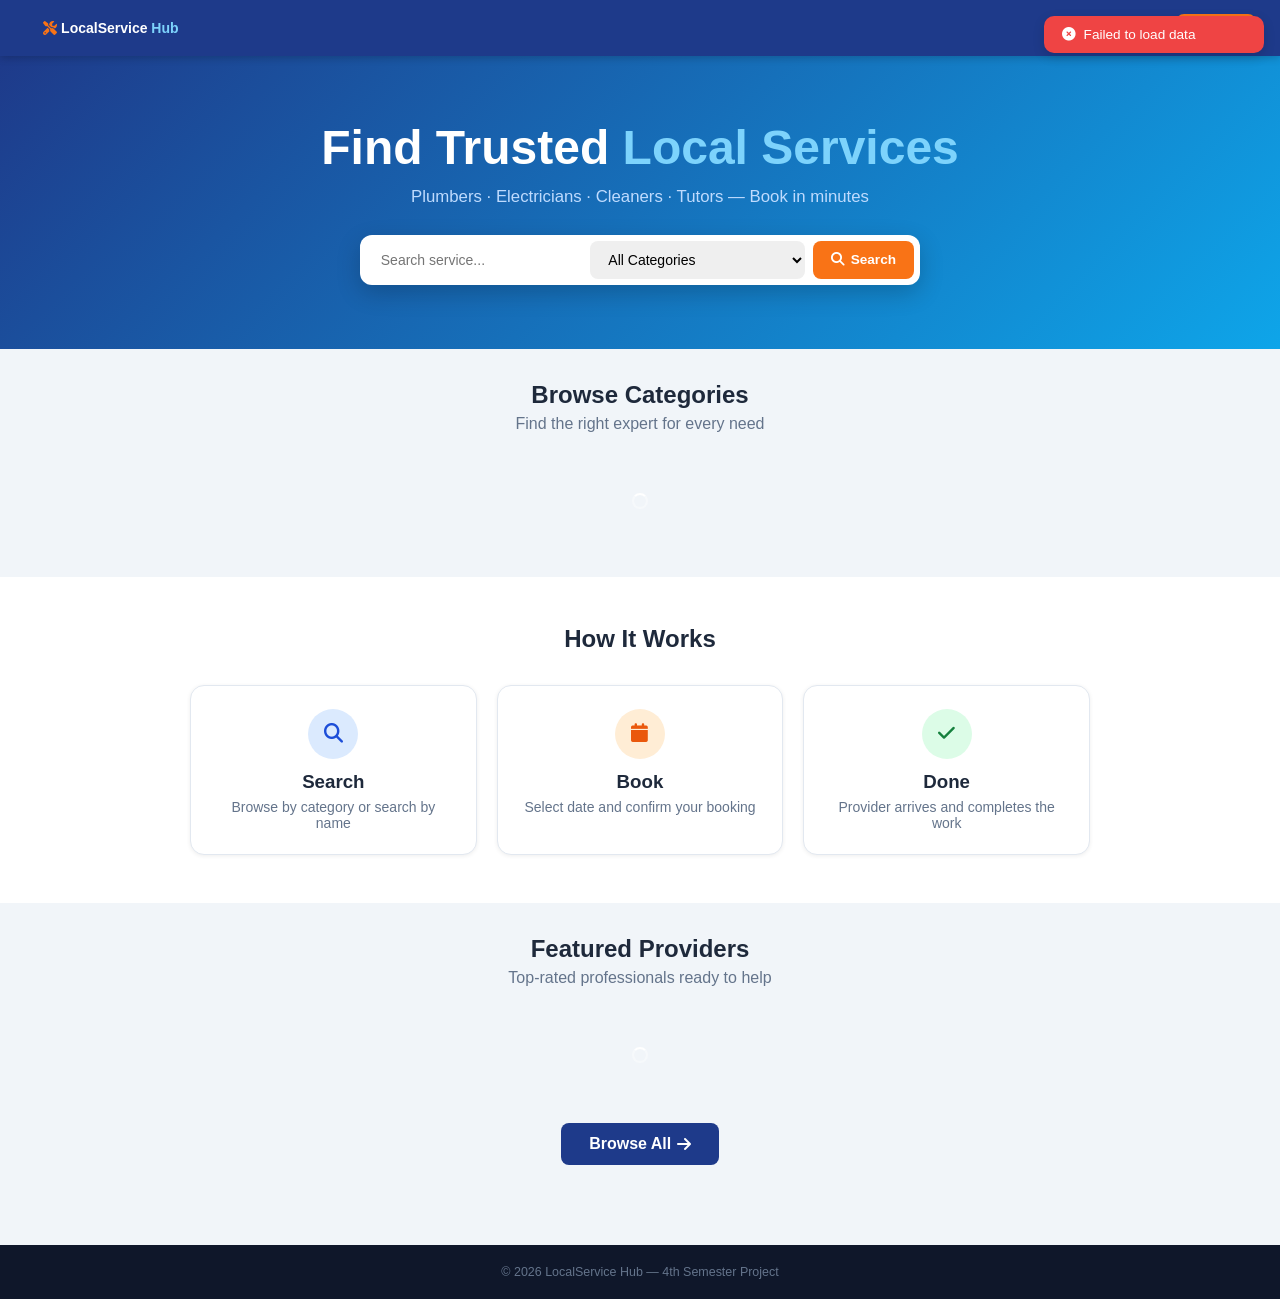
<file: frontend/index.html>
<!DOCTYPE html>
<html lang="en">
<head>
  <meta charset="UTF-8"/><meta name="viewport" content="width=device-width,initial-scale=1"/>
  <title>LocalService Hub</title>
  <link rel="stylesheet" href="css/style.css"/>
  <link rel="stylesheet" href="https://cdnjs.cloudflare.com/ajax/libs/font-awesome/6.5.0/css/all.min.css"/>
</head>
<body>
<div id="nav"></div>
<div id="toast"></div>

<!-- HERO -->
<section class="hero">
  <h1>Find Trusted <span>Local Services</span></h1>
  <p>Plumbers · Electricians · Cleaners · Tutors — Book in minutes</p>
  <div class="search-bar">
    <input id="sq" type="text" placeholder="Search service..."/>
    <select id="sc"><option value="">All Categories</option></select>
    <button class="btn btn-accent" onclick="goSearch()"><i class="fas fa-search"></i> Search</button>
  </div>
</section>

<!-- CATEGORIES -->
<section class="page-wrap">
  <h2 style="text-align:center;font-size:1.5rem;font-weight:700;margin-bottom:.4rem">Browse Categories</h2>
  <p style="text-align:center;color:var(--muted);margin-bottom:1.75rem">Find the right expert for every need</p>
  <div class="grid-5" id="cats">
    <div style="grid-column:1/-1;text-align:center;color:var(--muted);padding:2rem"><div class="spinner"></div></div>
  </div>
</section>

<!-- HOW IT WORKS -->
<section style="background:#fff;padding:3rem 1.25rem">
  <div style="max-width:900px;margin:0 auto">
    <h2 style="text-align:center;font-size:1.5rem;font-weight:700;margin-bottom:2rem">How It Works</h2>
    <div class="grid-3">
      <div class="card card-body" style="text-align:center">
        <div class="cat-icon ic-blue" style="margin:0 auto .75rem"><i class="fas fa-search"></i></div>
        <h3 style="font-weight:600;margin-bottom:.4rem">Search</h3>
        <p class="text-muted">Browse by category or search by name</p>
      </div>
      <div class="card card-body" style="text-align:center">
        <div class="cat-icon" style="background:#ffedd5;color:#ea580c;margin:0 auto .75rem"><i class="fas fa-calendar"></i></div>
        <h3 style="font-weight:600;margin-bottom:.4rem">Book</h3>
        <p class="text-muted">Select date and confirm your booking</p>
      </div>
      <div class="card card-body" style="text-align:center">
        <div class="cat-icon ic-green" style="margin:0 auto .75rem"><i class="fas fa-check"></i></div>
        <h3 style="font-weight:600;margin-bottom:.4rem">Done</h3>
        <p class="text-muted">Provider arrives and completes the work</p>
      </div>
    </div>
  </div>
</section>

<!-- FEATURED PROVIDERS -->
<section class="page-wrap">
  <h2 style="text-align:center;font-size:1.5rem;font-weight:700;margin-bottom:.4rem">Featured Providers</h2>
  <p style="text-align:center;color:var(--muted);margin-bottom:1.75rem">Top-rated professionals ready to help</p>
  <div class="grid-3" id="provs">
    <div style="grid-column:1/-1;text-align:center;color:var(--muted);padding:2rem"><div class="spinner"></div></div>
  </div>
  <div style="text-align:center;margin-top:1.5rem">
    <a href="browse.html" class="btn btn-primary btn-lg">Browse All <i class="fas fa-arrow-right"></i></a>
  </div>
</section>

<footer>&copy; 2026 LocalService Hub — 4th Semester Project</footer>

<script src="js/app.js"></script>
<script>
async function loadHome() {
  const res = await apiGet('providers.php', { action: 'list' });
  if (!res.success) { toast('Failed to load data', 'e'); return; }

  const { categories, providers } = res;

  // Categories dropdown + grid
  const scEl   = document.getElementById('sc');
  const catsEl = document.getElementById('cats');
  catsEl.innerHTML = '';

  Object.entries(categories).forEach(([id, c]) => {
    scEl.innerHTML  += `<option value="${id}">${c.name}</option>`;
    catsEl.innerHTML += `
    <a href="browse.html?cat=${id}" class="card cat-card hoverable">
      <div class="cat-icon ${c.color}"><i class="fas ${c.icon}"></i></div>
      <div style="font-size:.85rem;font-weight:600">${c.name}</div>
    </a>`;
  });

  // Featured providers (first 6)
  const provsEl = document.getElementById('provs');
  provsEl.innerHTML = '';
  providers.slice(0, 6).forEach(p => {
    provsEl.innerHTML += `
    <div class="card hoverable">
      <div class="card-body">
        <div class="flex items-center" style="gap:.75rem;margin-bottom:.75rem">
          <div class="avatar">${p.biz_name[0]}</div>
          <div>
            <div style="font-weight:600;font-size:.9rem">${p.biz_name}</div>
            <div class="text-muted">${p.owner_name}</div>
          </div>
        </div>
        <div style="margin:.5rem 0">${stars(p.rating)} <span class="text-muted">${p.rating}</span></div>
        <div style="margin-bottom:.6rem">
          <span class="chip">${p.category.name}</span>
          ${p.services.slice(0, 1).map(s => `<span class="chip">${s.name}</span>`).join('')}
        </div>
        <div style="display:flex;justify-content:space-between;align-items:center;padding-top:.75rem;border-top:1px solid var(--border)">
          <span class="text-muted">${p.experience} yrs exp</span>
          <a href="booking.html?id=${p.id}" class="btn btn-sm btn-primary">Book</a>
        </div>
      </div>
    </div>`;
  });
}

function goSearch() {
  const q = document.getElementById('sq').value.trim();
  const c = document.getElementById('sc').value;
  location.href = `browse.html?q=${encodeURIComponent(q)}&cat=${c}`;
}
document.getElementById('sq').onkeydown = e => { if (e.key === 'Enter') goSearch(); };

loadHome();
</script>
</body>
</html>
</file>
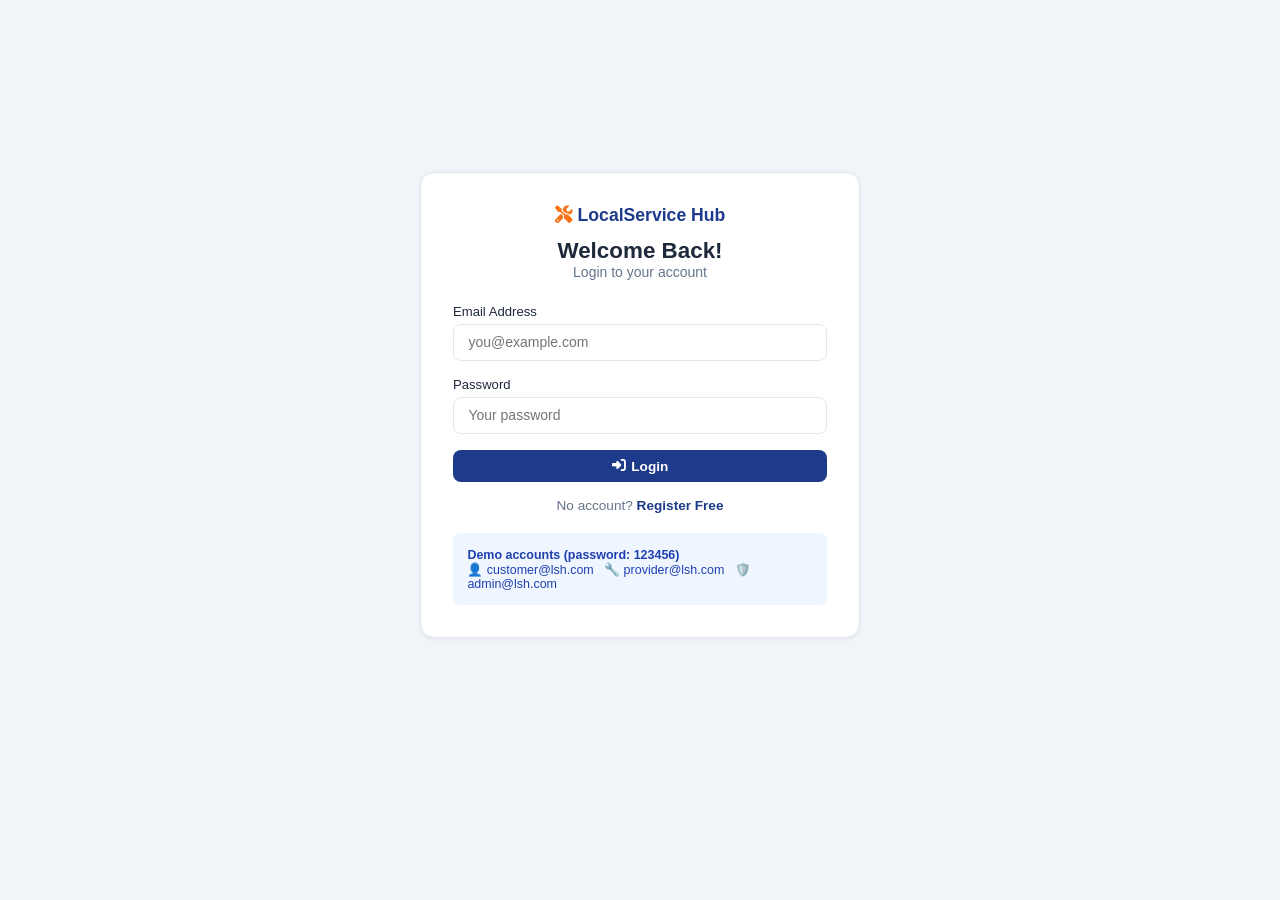
<file: frontend/admin.html>
<!DOCTYPE html>
<html lang="en">
<head>
  <meta charset="UTF-8"/><meta name="viewport" content="width=device-width,initial-scale=1"/>
  <title>Admin Panel - LocalService Hub</title>
  <link rel="stylesheet" href="css/style.css"/>
  <link rel="stylesheet" href="https://cdnjs.cloudflare.com/ajax/libs/font-awesome/6.5.0/css/all.min.css"/>
</head>
<body>
<div id="toast"></div>

<!-- Admin Navbar -->
<nav class="navbar">
  <a href="index.html" class="brand"><i class="fas fa-shield-alt"></i> Admin Panel</a>
  <div style="display:flex;align-items:center">
    <a href="index.html" target="_blank" style="color:#bfdbfe;font-size:.875rem">View Site</a>
    <button class="btn btn-sm" style="background:#ef4444;color:#fff;margin-left:1rem" onclick="logout()">Logout</button>
  </div>
</nav>

<div class="page-wrap">
  <div class="page-header">
    <div><div class="page-title">Dashboard Overview</div><div class="text-muted">Platform statistics at a glance</div></div>
  </div>

  <!-- Stats -->
  <div class="grid-4" style="margin-bottom:1.75rem">
    <div class="card stat-box">
      <div class="stat-icon ic-blue"><i class="fas fa-users"></i></div>
      <div class="stat-num" id="s-cust">—</div><div class="stat-lbl">Customers</div>
    </div>
    <div class="card stat-box">
      <div class="stat-icon" style="background:#f3e8ff;color:#7e22ce"><i class="fas fa-hard-hat"></i></div>
      <div class="stat-num" id="s-prov">—</div><div class="stat-lbl">Providers</div>
    </div>
    <div class="card stat-box">
      <div class="stat-icon ic-green"><i class="fas fa-calendar-check"></i></div>
      <div class="stat-num" id="s-book">—</div><div class="stat-lbl">Bookings</div>
    </div>
    <div class="card stat-box">
      <div class="stat-icon ic-yellow"><i class="fas fa-clock"></i></div>
      <div class="stat-num" id="s-pend">—</div><div class="stat-lbl">Pending</div>
    </div>
  </div>

  <!-- All Bookings Table -->
  <div class="card" style="margin-bottom:1.75rem">
    <div class="card-header">
      All Bookings
      <span id="bcount" class="text-muted" style="font-weight:400;font-size:.8rem"></span>
    </div>
    <div class="table-wrap">
      <table>
        <thead>
          <tr>
            <th>#</th>
            <th>Customer</th>
            <th>Provider</th>
            <th>Service</th>
            <th>Date</th>
            <th>Price</th>
            <th>Status</th>
          </tr>
        </thead>
        <tbody id="btb">
          <tr><td colspan="7" style="text-align:center;padding:2rem;color:var(--muted)"><div class="spinner"></div></td></tr>
        </tbody>
      </table>
    </div>
  </div>

  <!-- All Providers List -->
  <div class="card">
    <div class="card-header">All Providers</div>
    <div id="ptb">
      <div style="text-align:center;padding:2rem;color:var(--muted)"><div class="spinner"></div></div>
    </div>
  </div>
</div>

<footer>&copy; 2026 LocalService Hub — 4th Semester Project</footer>
<script src="js/app.js"></script>
<script>
// Auth check — admin only
getUser().then(u => {
  if (!u) { location.href = 'login.html'; return; }
  if (u.type !== 'admin') { location.href = 'index.html'; return; }
  loadStats();
  loadBookings();
  loadProviders();
});

async function loadStats() {
  const res = await apiGet('admin.php', { action: 'stats' });
  if (!res.success) return;
  const s = res.stats;
  document.getElementById('s-cust').textContent = s.customers;
  document.getElementById('s-prov').textContent = s.providers;
  document.getElementById('s-book').textContent = s.bookings;
  document.getElementById('s-pend').textContent = s.pending;
}

async function loadBookings() {
  const res = await apiGet('admin.php', { action: 'bookings' });
  const tb  = document.getElementById('btb');
  if (!res.success) { tb.innerHTML = '<tr><td colspan="7" style="text-align:center;padding:1.5rem;color:var(--muted)">Failed to load.</td></tr>'; return; }

  document.getElementById('bcount').textContent = res.bookings.length + ' total';

  tb.innerHTML = res.bookings.length
    ? res.bookings.map((b, i) => `
      <tr>
        <td>${i + 1}</td>
        <td style="font-weight:500">${b.customer_name}</td>
        <td>${b.provider_name}</td>
        <td class="text-muted">${b.service}</td>
        <td class="text-muted">${fmtDate(b.book_date)}</td>
        <td style="font-weight:600;color:var(--accent)">${fmtPrice(b.price)}</td>
        <td>${badge(b.status)}</td>
      </tr>`).join('')
    : '<tr><td colspan="7" style="text-align:center;padding:2rem;color:var(--muted)">No bookings yet.</td></tr>';
}

async function loadProviders() {
  const res = await apiGet('admin.php', { action: 'providers' });
  const el  = document.getElementById('ptb');
  if (!res.success) { el.innerHTML = '<p style="padding:1rem;color:var(--muted)">Failed to load.</p>'; return; }

  el.innerHTML = res.providers.map(p => `
  <div style="padding:.9rem 1.4rem;display:flex;align-items:center;justify-content:space-between;border-bottom:1px solid var(--border);flex-wrap:wrap;gap:.5rem">
    <div class="flex items-center" style="gap:.75rem">
      <div class="avatar" style="width:36px;height:36px;font-size:.9rem;border-radius:8px">${p.biz_name[0]}</div>
      <div>
        <div style="font-weight:600;font-size:.875rem">${p.biz_name}</div>
        <div class="text-muted">${p.owner_name} · ${p.category_name} · ${p.experience} yrs</div>
        <div class="text-muted" style="font-size:.78rem">${p.email} ${p.phone ? '· ' + p.phone : ''}</div>
      </div>
    </div>
    <div class="flex items-center" style="gap:.75rem">
      <div>${stars(p.rating)} <span class="text-muted">${p.rating}</span></div>
      <span style="font-size:.68rem;background:#dcfce7;color:#166534;padding:.15rem .5rem;border-radius:100px">✓ Verified</span>
    </div>
  </div>`).join('');
}
</script>
</body>
</html>
</file>
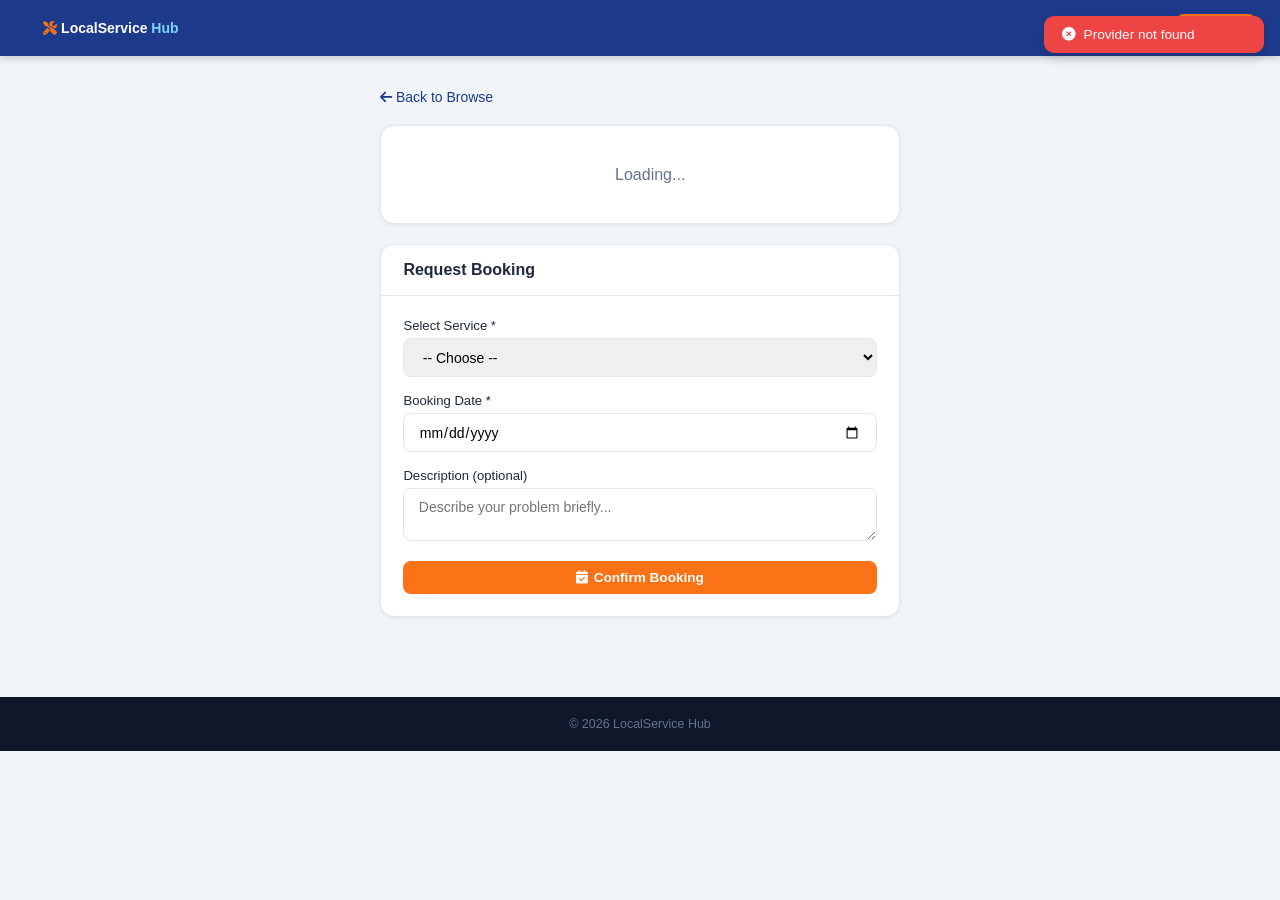
<file: frontend/booking.html>
<!DOCTYPE html>
<html lang="en">
<head>
  <meta charset="UTF-8"/><meta name="viewport" content="width=device-width,initial-scale=1"/>
  <title>Book Service - LocalService Hub</title>
  <link rel="stylesheet" href="css/style.css"/>
  <link rel="stylesheet" href="https://cdnjs.cloudflare.com/ajax/libs/font-awesome/6.5.0/css/all.min.css"/>
</head>
<body>
<div id="nav"></div><div id="toast"></div>

<div class="page-wrap" style="max-width:560px">
  <a href="browse.html" style="color:var(--primary);font-size:.875rem;display:inline-block;margin-bottom:1.25rem">
    <i class="fas fa-arrow-left"></i> Back to Browse
  </a>

  <!-- Provider info card -->
  <div class="card card-body" id="pcard" style="margin-bottom:1.25rem">
    <div style="text-align:center;padding:1rem;color:var(--muted)"><div class="spinner"></div> Loading...</div>
  </div>

  <!-- Booking form -->
  <div class="card">
    <div class="card-header">Request Booking</div>
    <div class="card-body">

      <!-- Success state -->
      <div id="suc" class="hidden" style="text-align:center;padding:1.5rem 0">
        <div style="width:70px;height:70px;background:#dcfce7;border-radius:50%;display:flex;align-items:center;justify-content:center;margin:0 auto 1rem;font-size:2rem;color:var(--success)">
          <i class="fas fa-check-circle"></i>
        </div>
        <h3 style="font-weight:700;margin-bottom:.4rem">Booking Confirmed!</h3>
        <p class="text-muted" style="margin-bottom:1.25rem">Provider will confirm shortly.</p>
        <div id="summary" style="background:#f8fafc;border-radius:8px;padding:.9rem;text-align:left;font-size:.85rem;margin-bottom:1.25rem"></div>
        <div style="display:flex;gap:.75rem">
          <a href="bookings.html" class="btn btn-primary" style="flex:1;justify-content:center">My Bookings</a>
          <a href="browse.html"   class="btn btn-outline" style="flex:1;justify-content:center">Book Another</a>
        </div>
      </div>

      <!-- Form -->
      <div id="formWrap">
        <div class="form-group">
          <label>Select Service *</label>
          <select id="svc" onchange="updatePrice()">
            <option value="">-- Choose --</option>
          </select>
          <div id="pd" class="hidden" style="margin-top:.4rem;font-weight:600;color:var(--accent);font-size:.875rem"></div>
        </div>
        <div class="form-group">
          <label>Booking Date *</label>
          <input type="date" id="dt"/>
        </div>
        <div class="form-group">
          <label>Description (optional)</label>
          <textarea id="desc" rows="2" placeholder="Describe your problem briefly..."></textarea>
        </div>
        <button class="btn btn-accent btn-full" id="btn" onclick="doBook()">
          <i class="fas fa-calendar-check"></i> Confirm Booking
        </button>
      </div>

    </div>
  </div>
</div>

<footer>&copy; 2026 LocalService Hub</footer>
<script src="js/app.js"></script>
<script>
const pid = parseInt(new URLSearchParams(location.search).get('id')) || 1;
let provider = null;

document.getElementById('dt').min = new Date().toISOString().split('T')[0];

async function loadProvider() {
  const res = await apiGet('providers.php', { action: 'detail', id: pid });
  if (!res.success) { toast('Provider not found', 'e'); return; }
  provider = res.provider;

  document.getElementById('pcard').innerHTML = `
  <div class="flex items-center" style="gap:.75rem">
    <div class="avatar" style="width:54px;height:54px;font-size:1.3rem;border-radius:12px">${provider.biz_name[0]}</div>
    <div>
      <div style="font-weight:700;font-size:1rem">${provider.biz_name}</div>
      <div class="text-muted">${provider.owner_name} · ${provider.experience} yrs exp</div>
      <div style="margin-top:.3rem">${stars(provider.rating)} <span class="text-muted">${provider.rating}</span>
        <span style="font-size:.68rem;background:#dcfce7;color:#166534;padding:.1rem .4rem;border-radius:100px;margin-left:.4rem">✓ Verified</span>
      </div>
    </div>
  </div>`;

  const sel = document.getElementById('svc');
  provider.services.forEach(s => {
    sel.innerHTML += `<option value="${s.name}" data-p="${s.price}">${s.name} — ${fmtPrice(s.price)}</option>`;
  });
}

function updatePrice() {
  const sel = document.getElementById('svc');
  const opt = sel.options[sel.selectedIndex];
  const pd  = document.getElementById('pd');
  if (opt && opt.dataset.p) {
    pd.textContent = 'Charge: ' + fmtPrice(opt.dataset.p);
    pd.classList.remove('hidden');
  } else {
    pd.classList.add('hidden');
  }
}

async function doBook() {
  const user = await getUser();
  if (!user) { toast('Please login first', 'e'); setTimeout(() => location.href = 'login.html', 1000); return; }

  const svc  = document.getElementById('svc').value;
  const dt   = document.getElementById('dt').value;
  const desc = document.getElementById('desc').value.trim();
  const sel  = document.getElementById('svc');
  const price = sel.options[sel.selectedIndex]?.dataset.p || provider.price;

  if (!svc || !dt) { toast('Select service and date', 'e'); return; }

  const btn = document.getElementById('btn');
  btn.disabled  = true;
  btn.innerHTML = '<span class="spinner"></span> Processing...';

  const res = await apiPost('bookings.php', 'create', {
    provider_id: provider.id,
    service:     svc,
    book_date:   dt,
    description: desc,
    price:       parseFloat(price),
  });

  if (res.success) {
    document.getElementById('formWrap').classList.add('hidden');
    document.getElementById('suc').classList.remove('hidden');
    document.getElementById('summary').innerHTML = `
      <p style="display:flex;justify-content:space-between;border-bottom:1px solid var(--border);padding:.3rem 0"><span>Provider</span><strong>${provider.biz_name}</strong></p>
      <p style="display:flex;justify-content:space-between;border-bottom:1px solid var(--border);padding:.3rem 0"><span>Service</span><strong>${svc}</strong></p>
      <p style="display:flex;justify-content:space-between;border-bottom:1px solid var(--border);padding:.3rem 0"><span>Date</span><strong>${fmtDate(dt)}</strong></p>
      <p style="display:flex;justify-content:space-between;padding:.3rem 0"><span>Price</span><strong style="color:var(--accent)">${fmtPrice(price)}</strong></p>`;
  } else {
    toast(res.message || 'Booking failed', 'e');
    btn.disabled  = false;
    btn.innerHTML = '<i class="fas fa-calendar-check"></i> Confirm Booking';
  }
}

loadProvider();
</script>
</body>
</html>
</file>
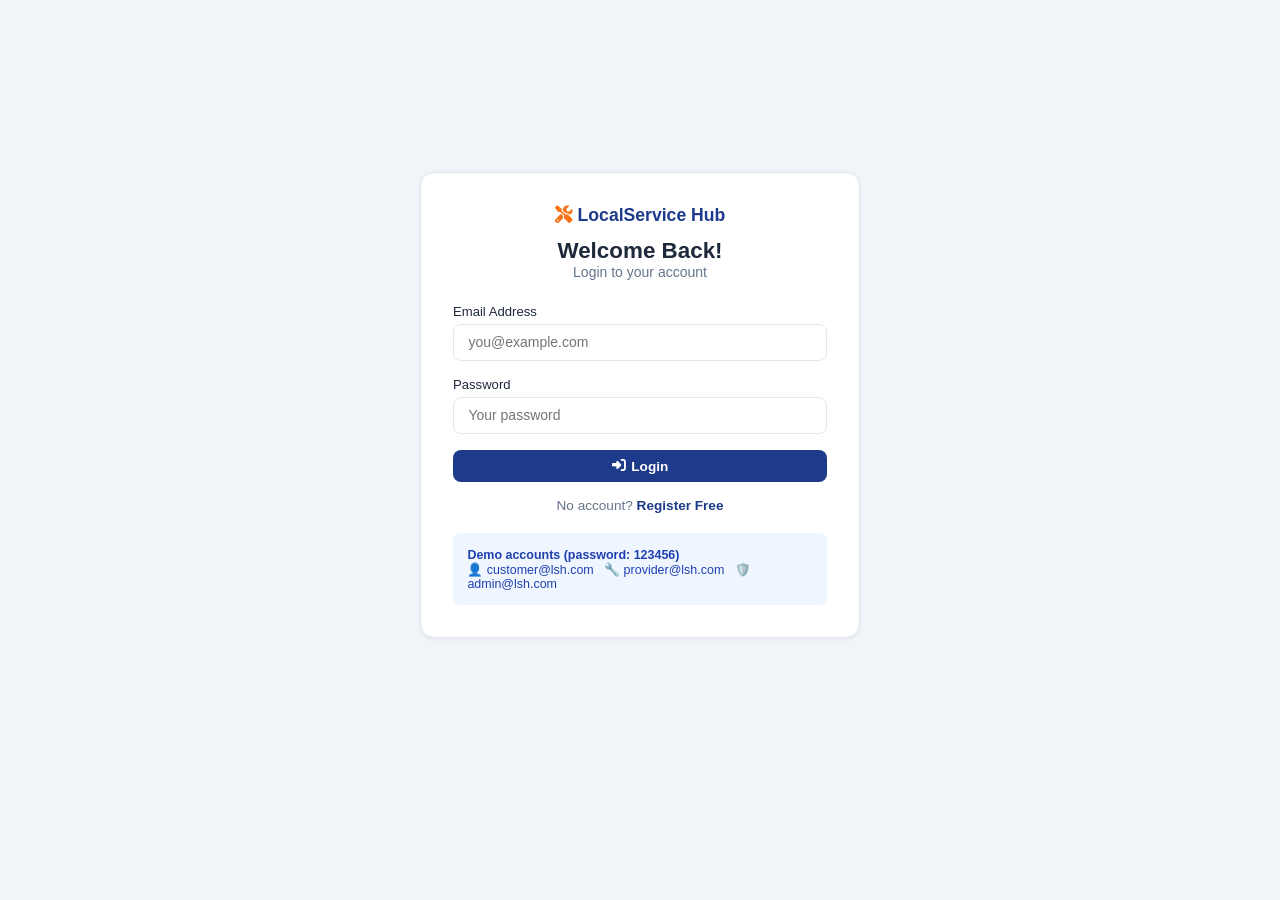
<file: frontend/bookings.html>
<!DOCTYPE html>
<html lang="en">
<head>
  <meta charset="UTF-8"/><meta name="viewport" content="width=device-width,initial-scale=1"/>
  <title>My Bookings - LocalService Hub</title>
  <link rel="stylesheet" href="css/style.css"/>
  <link rel="stylesheet" href="https://cdnjs.cloudflare.com/ajax/libs/font-awesome/6.5.0/css/all.min.css"/>
</head>
<body>
<div id="nav"></div><div id="toast"></div>

<div class="page-wrap">
  <div class="page-header">
    <div><div class="page-title">My Bookings</div><div class="text-muted">Track all your service requests</div></div>
    <a href="browse.html" class="btn btn-accent"><i class="fas fa-plus"></i> New Booking</a>
  </div>

  <div class="filter-tabs">
    <button class="ftab active" data-s="all">All</button>
    <button class="ftab" data-s="pending">Pending</button>
    <button class="ftab" data-s="accepted">Accepted</button>
    <button class="ftab" data-s="completed">Completed</button>
  </div>

  <div id="list">
    <div style="text-align:center;color:var(--muted);padding:2rem"><div class="spinner"></div></div>
  </div>
</div>

<footer>&copy; 2026 LocalService Hub</footer>
<script src="js/app.js"></script>
<script>
let activeStatus = 'all';

// Redirect if not logged in
getUser().then(u => {
  if (!u) { location.href = 'login.html'; return; }
  if (u.type !== 'customer') { location.href = 'index.html'; return; }
  loadBookings();
});

document.querySelectorAll('.ftab').forEach(b => b.onclick = function() {
  activeStatus = this.dataset.s;
  document.querySelectorAll('.ftab').forEach(x => x.classList.remove('active'));
  this.classList.add('active');
  loadBookings();
});

async function loadBookings() {
  const res = await apiGet('bookings.php', { action: 'my-bookings', status: activeStatus });
  const el  = document.getElementById('list');

  if (!res.success) { el.innerHTML = '<p class="text-muted" style="text-align:center;padding:2rem">Failed to load bookings.</p>'; return; }

  if (!res.bookings.length) {
    el.innerHTML = `<div class="card card-body" style="text-align:center;padding:3rem;color:var(--muted)">
      <i class="fas fa-calendar-times" style="font-size:2.5rem;display:block;margin-bottom:.75rem"></i>
      No ${activeStatus !== 'all' ? activeStatus : ''} bookings found.
      <br/><a href="browse.html" class="btn btn-primary" style="margin-top:1rem">Find a Provider</a></div>`;
    return;
  }

  el.innerHTML = res.bookings.map(b => `
  <div class="card" style="margin-bottom:.85rem;display:flex;align-items:center;justify-content:space-between;padding:1.1rem 1.4rem;flex-wrap:wrap;gap:.75rem">
    <div class="flex items-center" style="gap:.75rem">
      <div class="avatar">${b.provider_name[0]}</div>
      <div>
        <div style="font-weight:600">${b.provider_name}</div>
        <div class="text-muted">${b.service}</div>
        <div class="text-muted" style="font-size:.78rem;margin-top:.15rem">
          <i class="fas fa-calendar" style="margin-right:4px"></i>${fmtDate(b.book_date)}
        </div>
      </div>
    </div>
    <div style="text-align:right">
      <div style="font-weight:700;color:var(--accent);margin-bottom:.35rem">${fmtPrice(b.price)}</div>
      ${badge(b.status)}
    </div>
  </div>`).join('');
}
</script>
</body>
</html>
</file>
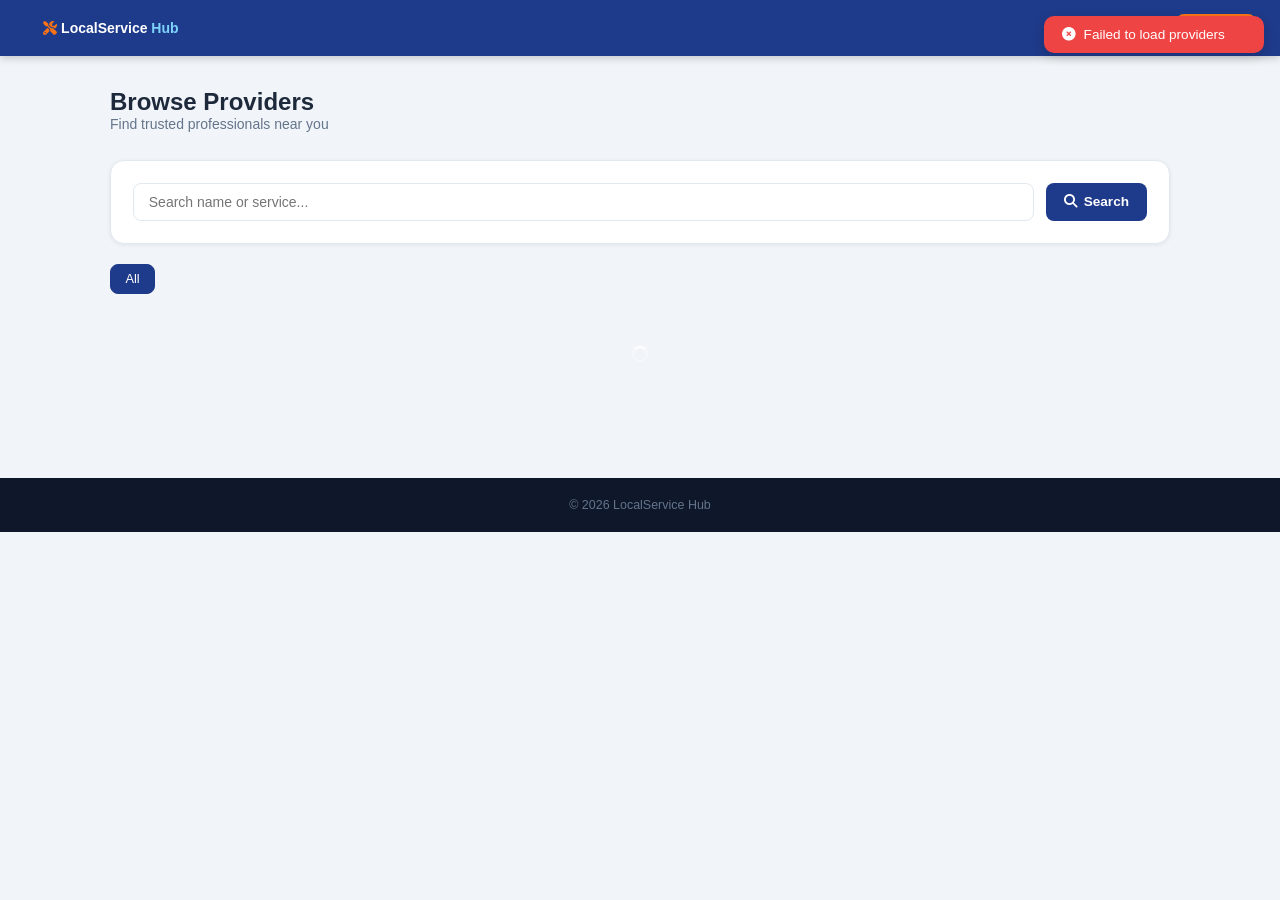
<file: frontend/browse.html>
<!DOCTYPE html>
<html lang="en">
<head>
  <meta charset="UTF-8"/><meta name="viewport" content="width=device-width,initial-scale=1"/>
  <title>Browse - LocalService Hub</title>
  <link rel="stylesheet" href="css/style.css"/>
  <link rel="stylesheet" href="https://cdnjs.cloudflare.com/ajax/libs/font-awesome/6.5.0/css/all.min.css"/>
</head>
<body>
<div id="nav"></div><div id="toast"></div>

<div class="page-wrap">
  <div class="page-header">
    <div><div class="page-title">Browse Providers</div><div class="text-muted">Find trusted professionals near you</div></div>
  </div>

  <!-- Search bar -->
  <div class="card card-body" style="margin-bottom:1.25rem;display:flex;gap:.75rem;flex-wrap:wrap">
    <input id="si" type="text" placeholder="Search name or service..." style="flex:1;min-width:180px"/>
    <button class="btn btn-primary" onclick="render()"><i class="fas fa-search"></i> Search</button>
  </div>

  <!-- Category tabs -->
  <div class="filter-tabs" id="tabs">
    <button class="ftab active" data-cat="0">All</button>
  </div>

  <!-- Results -->
  <p id="count" class="text-muted" style="margin-bottom:1rem"></p>
  <div class="grid-3" id="grid">
    <div style="grid-column:1/-1;text-align:center;color:var(--muted);padding:2rem"><div class="spinner"></div></div>
  </div>
</div>

<footer>&copy; 2026 LocalService Hub</footer>
<script src="js/app.js"></script>
<script>
const urlP = new URLSearchParams(location.search);
let activeCat = parseInt(urlP.get('cat')) || 0;
let allProviders = [];

if (urlP.get('q')) document.getElementById('si').value = urlP.get('q');

async function loadProviders() {
  const res = await apiGet('providers.php', { action: 'list' });
  if (!res.success) { toast('Failed to load providers', 'e'); return; }

  allProviders = res.providers;

  // Build category tabs
  const tabs = document.getElementById('tabs');
  Object.entries(res.categories).forEach(([id, c]) => {
    const b = document.createElement('button');
    b.className  = 'ftab' + (activeCat === parseInt(id) ? ' active' : '');
    b.textContent = c.name;
    b.dataset.cat = id;
    b.onclick = () => {
      activeCat = parseInt(id);
      document.querySelectorAll('.ftab').forEach(x => x.classList.remove('active'));
      b.classList.add('active');
      render();
    };
    tabs.appendChild(b);
  });

  render();
}

document.getElementById('si').onkeydown = e => { if (e.key === 'Enter') render(); };
document.querySelector('[data-cat="0"]').onclick = function() {
  activeCat = 0;
  document.querySelectorAll('.ftab').forEach(x => x.classList.remove('active'));
  this.classList.add('active');
  render();
};

function render() {
  const q = document.getElementById('si').value.trim().toLowerCase();
  let list = allProviders;
  if (activeCat > 0) list = list.filter(p => parseInt(p.category_id) === activeCat);
  if (q) list = list.filter(p =>
    p.biz_name.toLowerCase().includes(q) ||
    p.owner_name.toLowerCase().includes(q) ||
    p.services.some(s => s.name.toLowerCase().includes(q))
  );

  document.getElementById('count').textContent = `${list.length} provider(s) found`;
  const g = document.getElementById('grid');

  if (!list.length) {
    g.innerHTML = `<div class="card card-body" style="grid-column:1/-1;text-align:center;color:var(--muted);padding:3rem">
      <i class="fas fa-search" style="font-size:2.5rem;display:block;margin-bottom:.75rem"></i>No providers found.</div>`;
    return;
  }

  g.innerHTML = list.map(p => `
  <div class="card hoverable">
    <div class="card-body">
      <div class="flex items-center" style="gap:.75rem;margin-bottom:.75rem">
        <div class="avatar">${p.biz_name[0]}</div>
        <div>
          <div style="font-weight:600;font-size:.9rem">${p.biz_name}</div>
          <div class="text-muted">${p.owner_name}</div>
          <span style="font-size:.68rem;background:#dcfce7;color:#166534;padding:.1rem .45rem;border-radius:100px">✓ Verified</span>
        </div>
      </div>
      <div style="margin-bottom:.6rem">${stars(p.rating)} <span class="text-muted">${p.rating}</span></div>
      <div style="margin-bottom:.6rem">
        <span class="chip">${p.category.name}</span>
        ${p.services.slice(0, 2).map(s => `<span class="chip">${s.name}</span>`).join('')}
      </div>
      <div style="font-weight:600;color:var(--accent);margin-bottom:.6rem">From ${fmtPrice(p.price)}</div>
      <div style="display:flex;justify-content:space-between;align-items:center;padding-top:.6rem;border-top:1px solid var(--border)">
        <span class="text-muted">${p.experience} yrs exp</span>
        <a href="booking.html?id=${p.id}" class="btn btn-sm btn-primary">Book Now</a>
      </div>
    </div>
  </div>`).join('');
}

loadProviders();
</script>
</body>
</html>
</file>
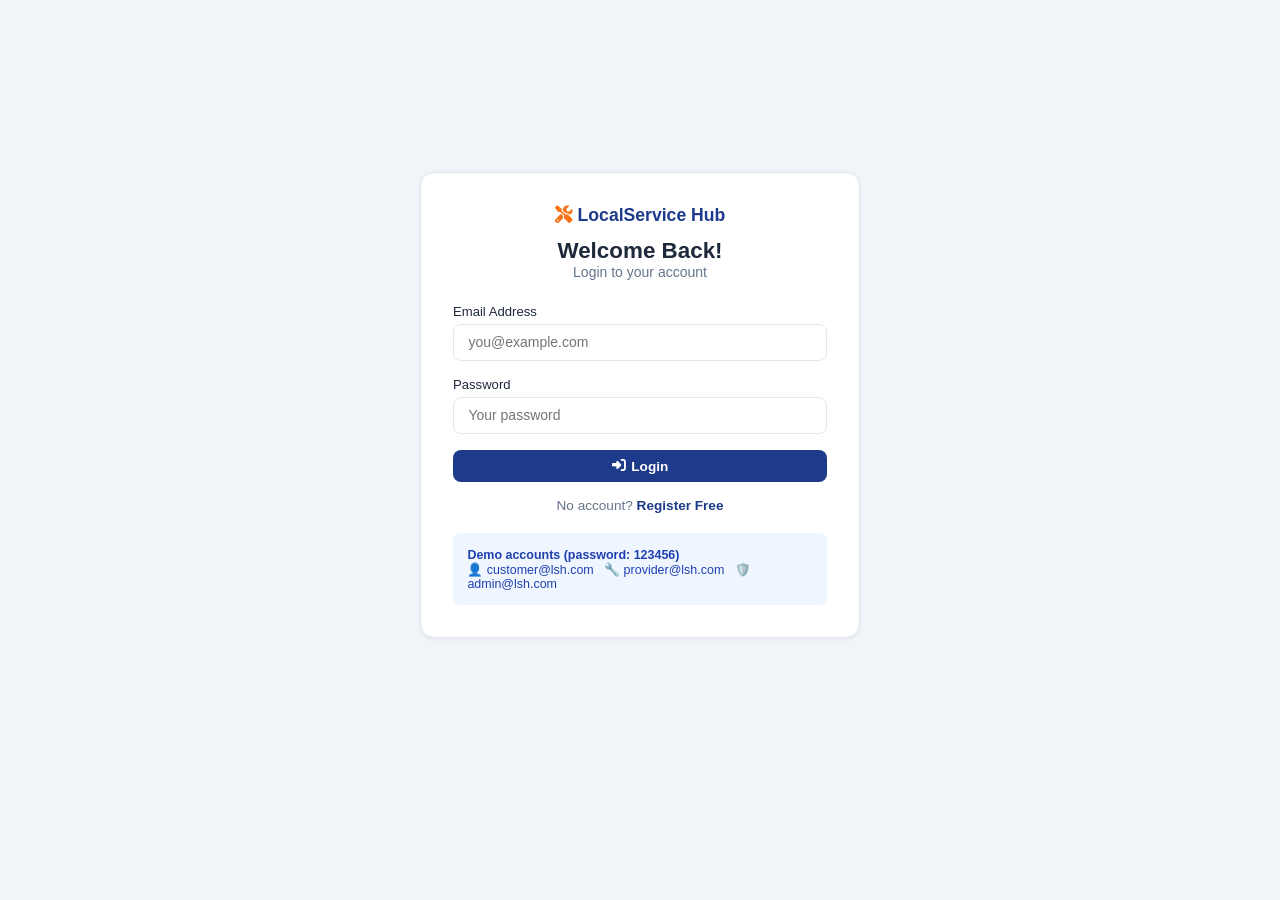
<file: frontend/login.html>
<!DOCTYPE html>
<html lang="en">
<head>
  <meta charset="UTF-8"/><meta name="viewport" content="width=device-width,initial-scale=1"/>
  <title>Login - LocalService Hub</title>
  <link rel="stylesheet" href="css/style.css"/>
  <link rel="stylesheet" href="https://cdnjs.cloudflare.com/ajax/libs/font-awesome/6.5.0/css/all.min.css"/>
</head>
<body>
<div id="toast"></div>
<div class="auth-wrap">
  <div class="auth-card card">
    <div class="card-body">
      <div style="text-align:center;margin-bottom:1.5rem">
        <a href="index.html" style="color:var(--primary);font-weight:700;font-size:1.1rem">
          <i class="fas fa-tools" style="color:var(--accent)"></i> LocalService Hub
        </a>
        <h2 style="margin-top:.75rem;font-size:1.4rem">Welcome Back!</h2>
        <p class="text-muted">Login to your account</p>
      </div>

      <div id="err" class="alert alert-error hidden"></div>

      <div class="form-group">
        <label>Email Address</label>
        <input type="email" id="email" placeholder="you@example.com"/>
      </div>
      <div class="form-group">
        <label>Password</label>
        <input type="password" id="pass" placeholder="Your password"/>
      </div>
      <button class="btn btn-primary btn-full" id="btn" onclick="doLogin()">
        <i class="fas fa-sign-in-alt"></i> Login
      </button>

      <p class="text-muted" style="text-align:center;margin-top:1rem;font-size:.85rem">
        No account? <a href="register.html" style="color:var(--primary);font-weight:600">Register Free</a>
      </p>

      <!-- Demo hint -->
      <div style="background:#eff6ff;border-radius:8px;padding:.9rem;margin-top:1.25rem;font-size:.78rem;color:#1e40af">
        <strong>Demo accounts (password: 123456)</strong><br/>
        <span style="cursor:pointer" onclick="fill('customer@lsh.com')">👤 customer@lsh.com</span> &nbsp;
        <span style="cursor:pointer" onclick="fill('provider@lsh.com')">🔧 provider@lsh.com</span> &nbsp;
        <span style="cursor:pointer" onclick="fill('admin@lsh.com')">🛡️ admin@lsh.com</span>
      </div>
    </div>
  </div>
</div>

<script src="js/app.js"></script>
<script>
function fill(e) {
  document.getElementById('email').value = e;
  document.getElementById('pass').value  = '123456';
}

// If already logged in, redirect
getUser().then(u => { if (u) location.href = 'index.html'; });

document.addEventListener('keydown', e => { if (e.key === 'Enter') doLogin(); });

async function doLogin() {
  const email = document.getElementById('email').value.trim();
  const pass  = document.getElementById('pass').value;
  const errEl = document.getElementById('err');
  const btn   = document.getElementById('btn');

  errEl.classList.add('hidden');

  if (!email || !pass) {
    errEl.textContent = '⚠️ Email and password required.';
    errEl.classList.remove('hidden');
    return;
  }

  btn.disabled  = true;
  btn.innerHTML = '<span class="spinner"></span> Logging in...';

  const res = await apiPost('auth.php', 'login', { email, password: pass });

  if (res.success) {
    toast('Welcome, ' + res.user.name + '!');
    setTimeout(() => {
      const dest = res.user.type === 'admin' ? 'admin.html'
                 : res.user.type === 'provider' ? 'provider.html'
                 : 'bookings.html';
      location.href = dest;
    }, 700);
  } else {
    errEl.textContent = '⚠️ ' + (res.message || 'Login failed.');
    errEl.classList.remove('hidden');
    btn.disabled  = false;
    btn.innerHTML = '<i class="fas fa-sign-in-alt"></i> Login';
  }
}
</script>
</body>
</html>
</file>
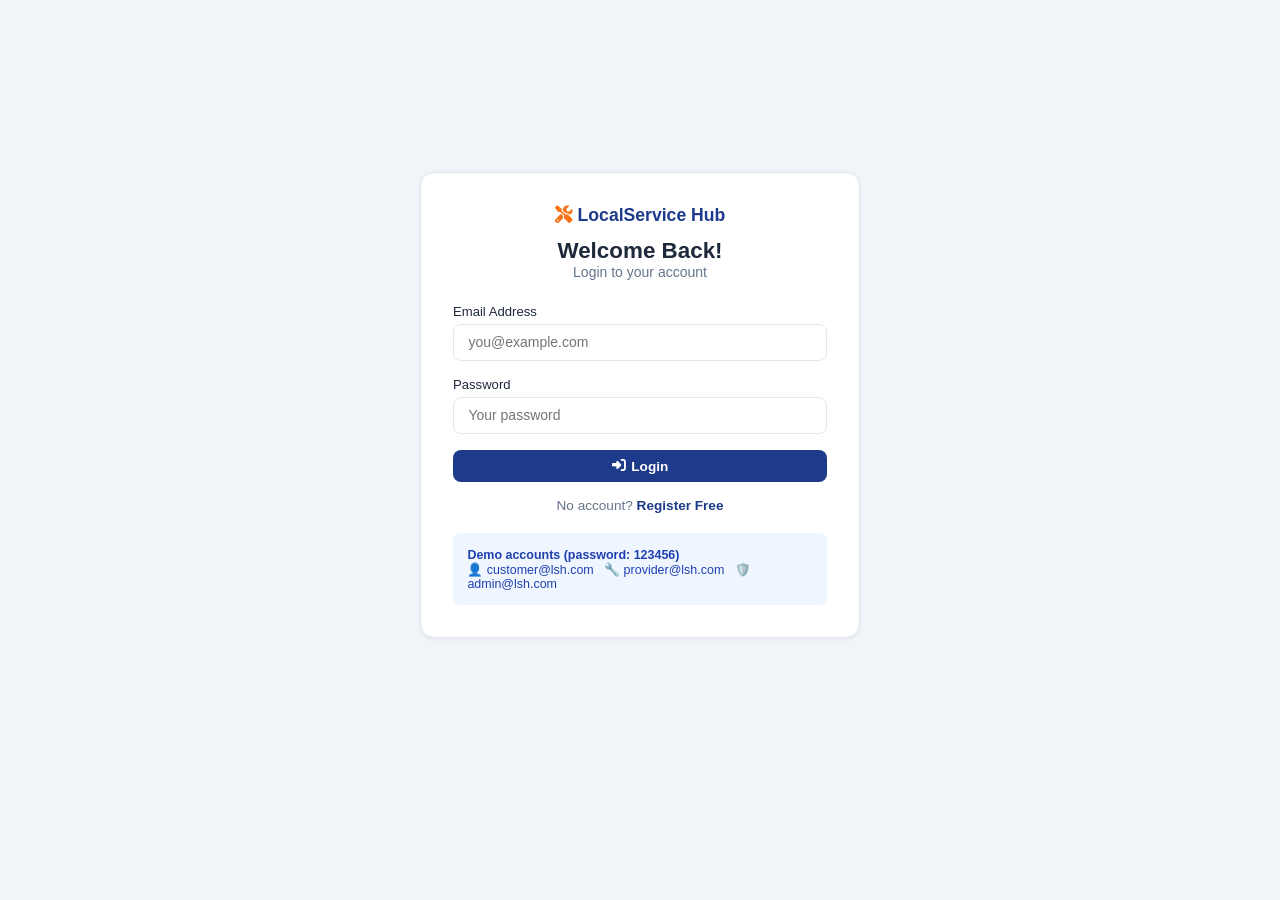
<file: frontend/provider.html>
<!DOCTYPE html>
<html lang="en">
<head>
  <meta charset="UTF-8"/><meta name="viewport" content="width=device-width,initial-scale=1"/>
  <title>Provider Dashboard - LocalService Hub</title>
  <link rel="stylesheet" href="css/style.css"/>
  <link rel="stylesheet" href="https://cdnjs.cloudflare.com/ajax/libs/font-awesome/6.5.0/css/all.min.css"/>
</head>
<body>
<div id="nav"></div><div id="toast"></div>

<div class="page-wrap">
  <div class="page-header">
    <div><div class="page-title">Provider Dashboard</div><div class="text-muted" id="wc">Welcome!</div></div>
  </div>

  <!-- Stats -->
  <div class="grid-4" style="margin-bottom:1.75rem">
    <div class="card stat-box">
      <div class="stat-icon ic-blue"><i class="fas fa-calendar"></i></div>
      <div class="stat-num" id="st">—</div><div class="stat-lbl">Total</div>
    </div>
    <div class="card stat-box">
      <div class="stat-icon ic-yellow"><i class="fas fa-clock"></i></div>
      <div class="stat-num" id="sp">—</div><div class="stat-lbl">Pending</div>
    </div>
    <div class="card stat-box">
      <div class="stat-icon ic-green"><i class="fas fa-check-circle"></i></div>
      <div class="stat-num" id="sc">—</div><div class="stat-lbl">Completed</div>
    </div>
    <div class="card stat-box">
      <div class="stat-icon" style="background:#ffedd5;color:#ea580c"><i class="fas fa-rupee-sign"></i></div>
      <div class="stat-num" id="se">—</div><div class="stat-lbl">Earnings</div>
    </div>
  </div>

  <!-- Requests -->
  <div class="card">
    <div class="card-header">
      Booking Requests
      <div class="filter-tabs" style="margin:0">
        <button class="ftab active" data-s="all">All</button>
        <button class="ftab" data-s="pending">Pending</button>
        <button class="ftab" data-s="accepted">Accepted</button>
        <button class="ftab" data-s="completed">Completed</button>
      </div>
    </div>
    <div id="reqs">
      <div style="text-align:center;padding:2rem;color:var(--muted)"><div class="spinner"></div></div>
    </div>
  </div>
</div>

<footer>&copy; 2026 LocalService Hub</footer>
<script src="js/app.js"></script>
<script>
let activeStatus = 'all';

// Auth check
getUser().then(u => {
  if (!u) { location.href = 'login.html'; return; }
  if (u.type !== 'provider') { location.href = 'index.html'; return; }
  document.getElementById('wc').textContent = 'Welcome, ' + u.name;
  loadRequests();
});

document.querySelectorAll('.ftab').forEach(b => b.onclick = function() {
  activeStatus = this.dataset.s;
  document.querySelectorAll('.ftab').forEach(x => x.classList.remove('active'));
  this.classList.add('active');
  loadRequests();
});

async function loadRequests() {
  const res = await apiGet('bookings.php', { action: 'provider-requests', status: activeStatus });
  if (!res.success) { toast('Failed to load requests', 'e'); return; }

  // Update stats
  const s = res.stats;
  document.getElementById('st').textContent = s.total;
  document.getElementById('sp').textContent = s.pending;
  document.getElementById('sc').textContent = s.completed;
  document.getElementById('se').textContent = fmtPrice(s.earnings);

  const el = document.getElementById('reqs');
  if (!res.requests.length) {
    el.innerHTML = `<div style="text-align:center;padding:2.5rem;color:var(--muted)">
      No ${activeStatus !== 'all' ? activeStatus : ''} requests.</div>`;
    return;
  }

  el.innerHTML = res.requests.map(r => `
  <div style="padding:1rem 1.4rem;display:flex;align-items:center;justify-content:space-between;border-bottom:1px solid var(--border);flex-wrap:wrap;gap:.75rem">
    <div class="flex items-center" style="gap:.75rem">
      <div class="avatar" style="background:linear-gradient(135deg,#6b7280,#9ca3af)">${r.customer_name[0]}</div>
      <div>
        <div style="font-weight:600;font-size:.9rem">${r.customer_name}</div>
        <div class="text-muted">${r.service} — <strong style="color:var(--accent)">${fmtPrice(r.price)}</strong></div>
        <div class="text-muted" style="font-size:.78rem">
          <i class="fas fa-calendar" style="margin-right:3px"></i>${fmtDate(r.book_date)}
        </div>
        ${r.description ? `<div class="text-muted" style="font-size:.78rem;margin-top:.2rem;font-style:italic">"${r.description}"</div>` : ''}
      </div>
    </div>
    <div class="flex items-center" style="gap:.5rem">
      ${badge(r.status)}
      ${r.status === 'pending'
        ? `<button class="btn btn-sm btn-success" onclick="updateStatus(${r.id},'accepted')"><i class="fas fa-check"></i> Accept</button>
           <button class="btn btn-sm btn-danger"  onclick="updateStatus(${r.id},'rejected')"><i class="fas fa-times"></i> Reject</button>`
        : r.status === 'accepted'
        ? `<button class="btn btn-sm" style="background:#3b82f6;color:#fff" onclick="updateStatus(${r.id},'completed')"><i class="fas fa-check-double"></i> Mark Complete</button>`
        : ''}
    </div>
  </div>`).join('');
}

async function updateStatus(bookingId, status) {
  const res = await apiPost('bookings.php', 'update-status', { booking_id: bookingId, status });
  if (res.success) {
    toast(res.message, 's');
    loadRequests();
  } else {
    toast(res.message || 'Failed to update', 'e');
  }
}
</script>
</body>
</html>
</file>
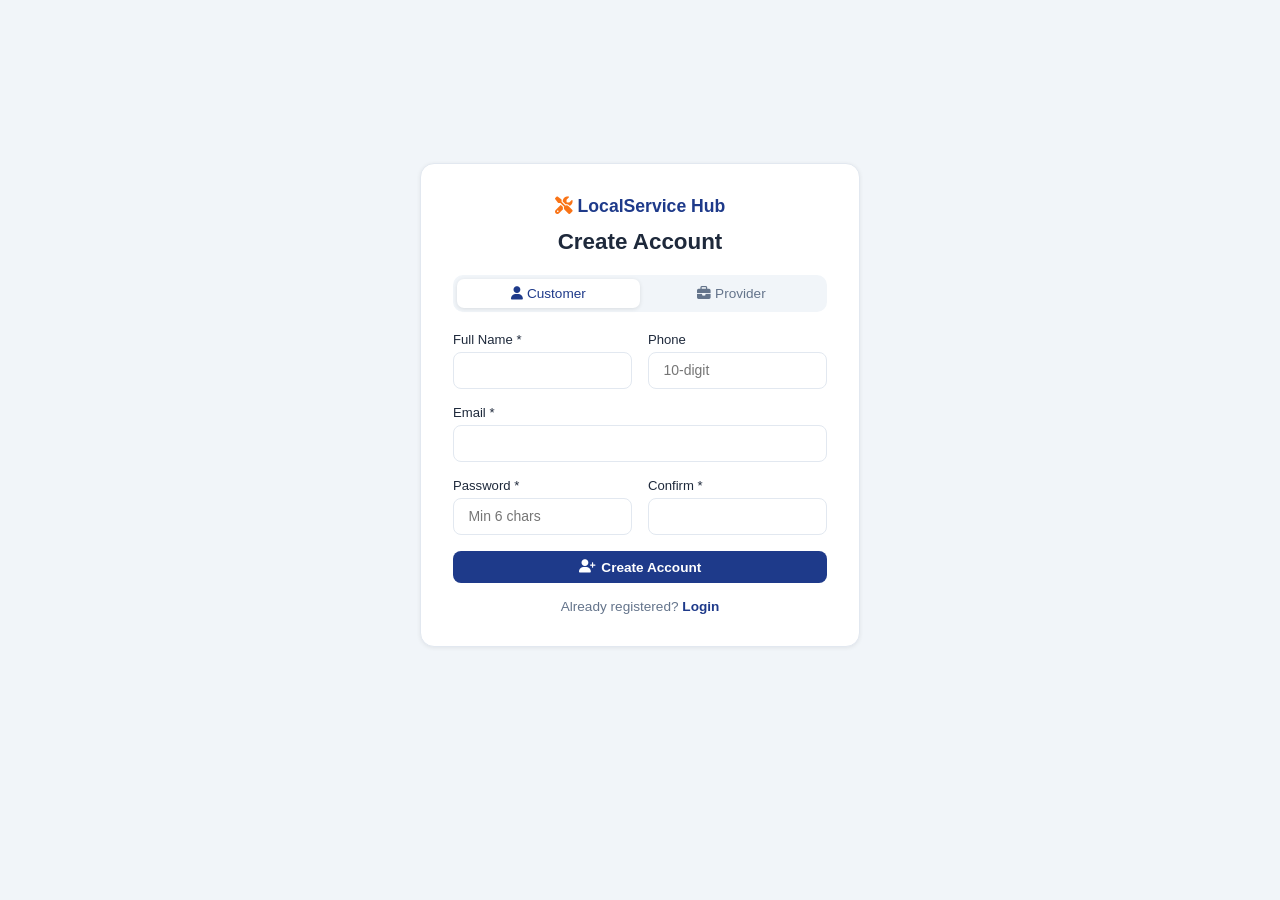
<file: frontend/register.html>
<!DOCTYPE html>
<html lang="en">
<head>
  <meta charset="UTF-8"/><meta name="viewport" content="width=device-width,initial-scale=1"/>
  <title>Register - LocalService Hub</title>
  <link rel="stylesheet" href="css/style.css"/>
  <link rel="stylesheet" href="https://cdnjs.cloudflare.com/ajax/libs/font-awesome/6.5.0/css/all.min.css"/>
</head>
<body>
<div id="toast"></div>
<div class="auth-wrap">
  <div class="auth-card card">
    <div class="card-body">
      <div style="text-align:center;margin-bottom:1.25rem">
        <a href="index.html" style="color:var(--primary);font-weight:700;font-size:1.1rem">
          <i class="fas fa-tools" style="color:var(--accent)"></i> LocalService Hub
        </a>
        <h2 style="margin-top:.75rem;font-size:1.4rem">Create Account</h2>
      </div>

      <!-- Type Toggle -->
      <div class="toggle-tabs">
        <button id="tc" class="toggle-tab active" onclick="setType('customer')">
          <i class="fas fa-user"></i> Customer
        </button>
        <button id="tp" class="toggle-tab" onclick="setType('provider')">
          <i class="fas fa-briefcase"></i> Provider
        </button>
      </div>

      <div id="err" class="alert alert-error hidden"></div>
      <div id="suc" class="alert alert-success hidden"></div>

      <input type="hidden" id="utype" value="customer"/>

      <div class="grid-2">
        <div class="form-group"><label>Full Name *</label><input type="text" id="name"/></div>
        <div class="form-group"><label>Phone</label><input type="tel" id="phone" placeholder="10-digit"/></div>
      </div>
      <div class="form-group"><label>Email *</label><input type="email" id="email"/></div>

      <!-- Provider extra fields -->
      <div id="pf" class="hidden">
        <div class="form-group"><label>Business Name</label><input type="text" id="biz" placeholder="e.g. Suresh Plumbing"/></div>
        <div class="grid-2">
          <div class="form-group">
            <label>Category *</label>
            <select id="cat">
              <option value="1">Plumbing</option>
              <option value="2">Electrical</option>
              <option value="3">Cleaning</option>
              <option value="4">Painting</option>
              <option value="5">Tutoring</option>
            </select>
          </div>
          <div class="form-group"><label>Experience (yrs)</label><input type="number" id="exp" value="1" min="0"/></div>
        </div>
        <div class="form-group"><label>Base Price (₹)</label><input type="number" id="price" value="500" min="0"/></div>
      </div>

      <div class="grid-2">
        <div class="form-group"><label>Password *</label><input type="password" id="pass" placeholder="Min 6 chars"/></div>
        <div class="form-group"><label>Confirm *</label><input type="password" id="conf"/></div>
      </div>

      <button class="btn btn-primary btn-full" id="btn" onclick="doRegister()">
        <i class="fas fa-user-plus"></i> Create Account
      </button>

      <p class="text-muted" style="text-align:center;margin-top:1rem;font-size:.85rem">
        Already registered? <a href="login.html" style="color:var(--primary);font-weight:600">Login</a>
      </p>
    </div>
  </div>
</div>

<script src="js/app.js"></script>
<script>
function setType(t) {
  document.getElementById('utype').value = t;
  document.getElementById('pf').classList.toggle('hidden', t !== 'provider');
  document.getElementById('tc').classList.toggle('active', t === 'customer');
  document.getElementById('tp').classList.toggle('active', t === 'provider');
}

async function doRegister() {
  const errEl = document.getElementById('err');
  const sucEl = document.getElementById('suc');
  errEl.classList.add('hidden');
  sucEl.classList.add('hidden');

  const name  = document.getElementById('name').value.trim();
  const email = document.getElementById('email').value.trim();
  const pass  = document.getElementById('pass').value;
  const conf  = document.getElementById('conf').value;
  const type  = document.getElementById('utype').value;

  if (!name || !email || !pass) { errEl.textContent = '⚠️ Fill all required fields.'; errEl.classList.remove('hidden'); return; }
  if (pass.length < 6)          { errEl.textContent = '⚠️ Password min 6 characters.'; errEl.classList.remove('hidden'); return; }
  if (pass !== conf)             { errEl.textContent = '⚠️ Passwords do not match.'; errEl.classList.remove('hidden'); return; }

  const body = {
    name, email, password: pass, type,
    phone:       document.getElementById('phone').value.trim(),
    biz_name:    document.getElementById('biz')?.value.trim()   || '',
    category_id: document.getElementById('cat')?.value          || 1,
    experience:  document.getElementById('exp')?.value          || 1,
    price:       document.getElementById('price')?.value        || 0,
  };

  const btn = document.getElementById('btn');
  btn.disabled  = true;
  btn.innerHTML = '<span class="spinner"></span> Creating...';

  const res = await apiPost('auth.php', 'register', body);

  if (res.success) {
    sucEl.textContent = '✅ ' + res.message;
    sucEl.classList.remove('hidden');
    setTimeout(() => location.href = 'login.html', 1500);
  } else {
    errEl.textContent = '⚠️ ' + (res.message || 'Registration failed.');
    errEl.classList.remove('hidden');
    btn.disabled  = false;
    btn.innerHTML = '<i class="fas fa-user-plus"></i> Create Account';
  }
}
</script>
</body>
</html>
</file>
<file: frontend/css/style.css>
/* frontend/css/style.css — LocalService Hub */
:root {
  --primary: #1e3a8a;
  --accent:  #f97316;
  --light:   #f1f5f9;
  --border:  #e2e8f0;
  --text:    #1e293b;
  --muted:   #64748b;
  --white:   #ffffff;
  --success: #22c55e;
  --danger:  #ef4444;
  --warn:    #f59e0b;
}

* { box-sizing: border-box; margin: 0; padding: 0; }
body { font-family: 'Segoe UI', sans-serif; background: var(--light); color: var(--text); }
a { text-decoration: none; color: inherit; }
button { cursor: pointer; font-family: inherit; }

/* Navbar */
.navbar { background: var(--primary); color: #fff; padding: .9rem 1.5rem; display: flex; align-items: center; justify-content: space-between; position: sticky; top: 0; z-index: 99; box-shadow: 0 2px 8px rgba(0,0,0,.2); }
.navbar a { color: #bfdbfe; font-size: .875rem; margin-left: 1.2rem; }
.navbar a:hover { color: #fff; }
.brand { font-weight: 700; font-size: 1.1rem; color: #fff !important; }
.brand i { color: var(--accent); }
.brand span { color: #7dd3fc; }

/* Buttons */
.btn { display: inline-flex; align-items: center; gap: .35rem; padding: .55rem 1.1rem; border-radius: 8px; font-size: .85rem; font-weight: 600; border: none; transition: .2s; }
.btn:hover { opacity: .88; transform: translateY(-1px); }
.btn-primary { background: var(--primary); color: #fff; }
.btn-accent  { background: var(--accent);  color: #fff; }
.btn-success { background: var(--success); color: #fff; }
.btn-danger  { background: var(--danger);  color: #fff; }
.btn-outline { background: #fff; border: 1.5px solid var(--border); color: var(--muted); }
.btn-sm  { padding: .35rem .75rem; font-size: .78rem; }
.btn-lg  { padding: .75rem 1.75rem; font-size: 1rem; }
.btn-full{ width: 100%; justify-content: center; }
.btn:disabled { opacity: .5; cursor: not-allowed; transform: none; }

/* Cards */
.card { background: #fff; border: 1px solid var(--border); border-radius: 14px; box-shadow: 0 1px 4px rgba(0,0,0,.07); }
.card-body { padding: 1.4rem; }
.card-header { padding: 1rem 1.4rem; border-bottom: 1px solid var(--border); font-weight: 600; display: flex; justify-content: space-between; align-items: center; flex-wrap: wrap; gap: .5rem; }
.card:hover.hoverable { transform: translateY(-4px); box-shadow: 0 8px 24px rgba(0,0,0,.1); transition: .25s; }

/* Forms */
.form-group { margin-bottom: 1rem; }
label { display: block; font-size: .82rem; font-weight: 500; margin-bottom: .3rem; }
input, select, textarea { width: 100%; padding: .6rem .9rem; border: 1.5px solid var(--border); border-radius: 8px; font-size: .875rem; font-family: inherit; outline: none; transition: .2s; }
input:focus, select:focus, textarea:focus { border-color: var(--primary); box-shadow: 0 0 0 3px rgba(30,58,138,.1); }
textarea { resize: vertical; }

/* Grid */
.grid-2 { display: grid; grid-template-columns: 1fr 1fr; gap: 1rem; }
.grid-3 { display: grid; grid-template-columns: repeat(3,1fr); gap: 1.25rem; }
.grid-4 { display: grid; grid-template-columns: repeat(4,1fr); gap: 1rem; }
.grid-5 { display: grid; grid-template-columns: repeat(5,1fr); gap: 1rem; }

/* Hero */
.hero { background: linear-gradient(135deg,#1e3a8a,#0ea5e9); color: #fff; padding: 4rem 1.5rem; text-align: center; }
.hero h1 { font-size: clamp(1.8rem,4vw,3rem); font-weight: 800; margin-bottom: .75rem; }
.hero h1 span { color: #7dd3fc; }
.hero p { color: #bfdbfe; margin-bottom: 1.75rem; font-size: 1.05rem; }
.search-bar { display: flex; gap: .5rem; max-width: 560px; margin: 0 auto; background: #fff; padding: .4rem; border-radius: 12px; box-shadow: 0 8px 24px rgba(0,0,0,.2); }
.search-bar input, .search-bar select { border: none; box-shadow: none; padding: .6rem .9rem; }
.search-bar input:focus, .search-bar select:focus { box-shadow: none; border: none; }

/* Badges */
.badge { display: inline-block; padding: .2rem .6rem; border-radius: 100px; font-size: .72rem; font-weight: 600; text-transform: capitalize; }
.badge-pending   { background: #fef9c3; color: #854d0e; }
.badge-accepted  { background: #dbeafe; color: #1e40af; }
.badge-completed { background: #dcfce7; color: #166534; }
.badge-rejected  { background: #fee2e2; color: #991b1b; }

/* Alert */
.alert { padding: .7rem 1rem; border-radius: 8px; font-size: .85rem; margin-bottom: 1rem; }
.alert-error   { background: #fef2f2; border: 1px solid #fca5a5; color: #b91c1c; }
.alert-success { background: #f0fdf4; border: 1px solid #86efac; color: #166534; }

/* Table */
.table-wrap { overflow-x: auto; }
table { width: 100%; border-collapse: collapse; font-size: .875rem; }
th { background: #f8fafc; padding: .65rem 1rem; text-align: left; font-size: .75rem; color: var(--muted); text-transform: uppercase; letter-spacing: .04em; border-bottom: 1px solid var(--border); }
td { padding: .8rem 1rem; border-bottom: 1px solid var(--border); }
tr:hover td { background: #f8fafc; }

/* Toast */
#toast { position: fixed; top: 1rem; right: 1rem; z-index: 999; display: flex; flex-direction: column; gap: .4rem; }
.toast { padding: .7rem 1.1rem; border-radius: 10px; color: #fff; font-size: .85rem; font-weight: 500; min-width: 220px; display: flex; align-items: center; gap: .5rem; box-shadow: 0 4px 12px rgba(0,0,0,.15); animation: fadeIn .3s ease; }
.toast-s { background: var(--success); }
.toast-e { background: var(--danger); }
.toast-i { background: #3b82f6; }
@keyframes fadeIn { from { opacity:0; transform:translateX(20px); } to { opacity:1; transform:translateX(0); } }

/* Auth */
.auth-wrap { min-height: 90vh; display: flex; align-items: center; justify-content: center; padding: 2rem 1rem; }
.auth-card { width: 100%; max-width: 440px; }
.auth-card .card-body { padding: 2rem; }
.toggle-tabs { display: flex; background: #f1f5f9; border-radius: 10px; padding: 4px; margin-bottom: 1.25rem; }
.toggle-tab { flex: 1; padding: .45rem; font-size: .85rem; font-weight: 500; background: none; border: none; border-radius: 7px; color: var(--muted); cursor: pointer; transition: .2s; }
.toggle-tab.active { background: #fff; box-shadow: 0 1px 4px rgba(0,0,0,.1); color: var(--primary); }

/* Stat card */
.stat-box { padding: 1.25rem; }
.stat-icon { width: 40px; height: 40px; border-radius: 10px; display: flex; align-items: center; justify-content: center; margin-bottom: .6rem; font-size: 1.1rem; }
.stat-num { font-size: 1.75rem; font-weight: 800; }
.stat-lbl { color: var(--muted); font-size: .8rem; }

/* Filter tabs */
.filter-tabs { display: flex; gap: .4rem; margin-bottom: 1.25rem; flex-wrap: wrap; }
.ftab { padding: .4rem .9rem; border-radius: 8px; font-size: .8rem; font-weight: 500; border: 1.5px solid var(--border); background: #fff; color: var(--muted); cursor: pointer; transition: .2s; }
.ftab.active { background: var(--primary); color: #fff; border-color: var(--primary); }

/* Category card */
.cat-card { text-align: center; padding: 1.5rem 1rem; cursor: pointer; }
.cat-icon { width: 50px; height: 50px; border-radius: 50%; display: flex; align-items: center; justify-content: center; font-size: 1.2rem; margin: 0 auto .6rem; }
.ic-blue   { background: #dbeafe; color: #1d4ed8; }
.ic-yellow { background: #fef9c3; color: #a16207; }
.ic-green  { background: #dcfce7; color: #15803d; }
.ic-purple { background: #f3e8ff; color: #7e22ce; }
.ic-red    { background: #fee2e2; color: #b91c1c; }

/* Avatar */
.avatar { width: 44px; height: 44px; border-radius: 10px; background: linear-gradient(135deg,#1d4ed8,#38bdf8); color: #fff; display: flex; align-items: center; justify-content: center; font-weight: 700; font-size: 1.1rem; flex-shrink: 0; }

/* Misc */
.page-wrap { max-width: 1100px; margin: 0 auto; padding: 2rem 1.25rem; }
.page-header { display: flex; align-items: center; justify-content: space-between; margin-bottom: 1.75rem; flex-wrap: wrap; gap: .75rem; }
.page-title { font-size: 1.5rem; font-weight: 700; }
.page-sub { color: var(--muted); font-size: .875rem; margin-top: .15rem; }
.chip { display: inline-block; background: #eff6ff; color: #1d4ed8; font-size: .7rem; padding: .15rem .5rem; border-radius: 100px; }
.text-muted { color: var(--muted); font-size: .875rem; }
.hidden { display: none !important; }
.flex { display: flex; }
.items-center { align-items: center; }
footer { background: #0f172a; color: #64748b; text-align: center; padding: 1.25rem; font-size: .78rem; margin-top: 3rem; }

/* Spinner */
.spinner { display: inline-block; width: 16px; height: 16px; border: 2px solid rgba(255,255,255,.4); border-top-color: #fff; border-radius: 50%; animation: spin .7s linear infinite; }
@keyframes spin { to { transform: rotate(360deg); } }

/* Responsive */
@media(max-width:768px) {
  .grid-3,.grid-4,.grid-5 { grid-template-columns: repeat(2,1fr); }
  .search-bar { flex-wrap: wrap; }
  .page-header { flex-direction: column; align-items: flex-start; }
}
@media(max-width:480px) {
  .grid-2,.grid-3,.grid-4 { grid-template-columns: 1fr; }
}
</file>
